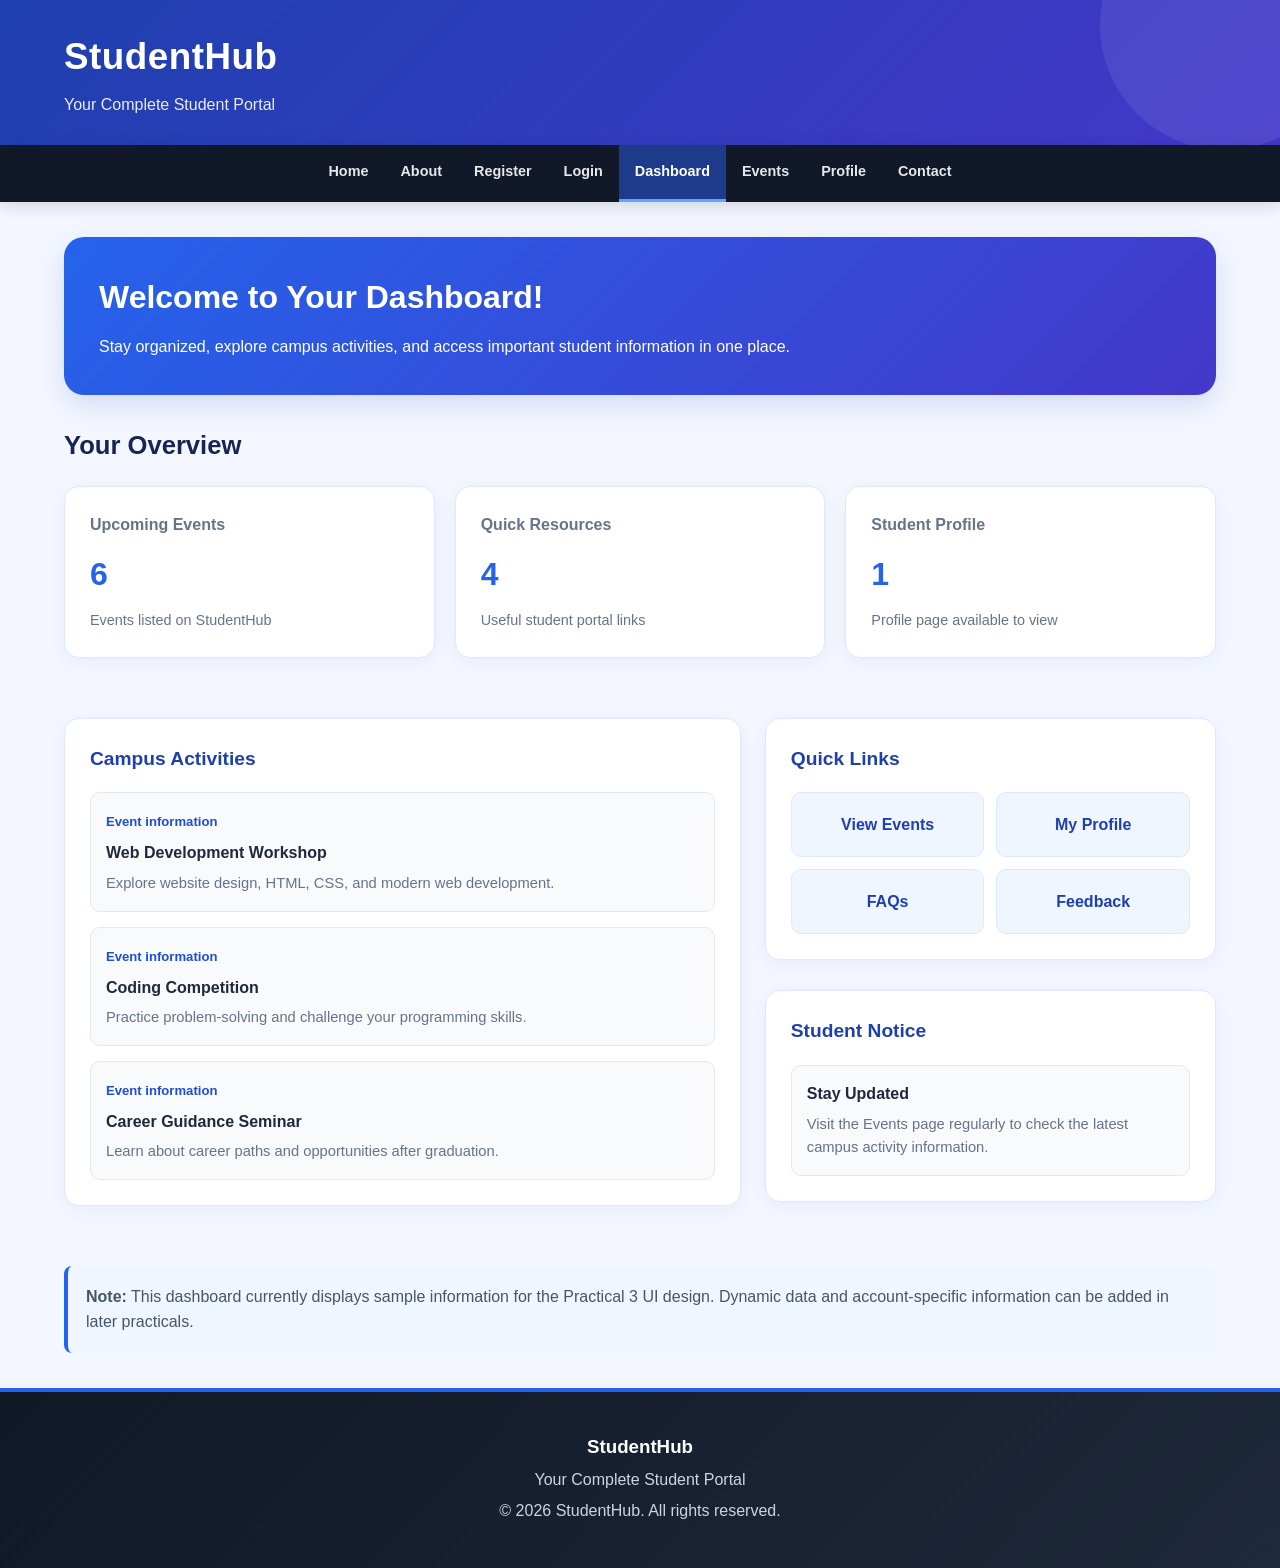
<file: pages/dashboard.html>
<!DOCTYPE html>
<html lang="en">
<head>
    <meta charset="UTF-8">
    <meta name="viewport" content="width=device-width, initial-scale=1.0">
    <meta name="description" content="StudentHub dashboard for student activities, events and notices.">
    <title>Dashboard - StudentHub</title>

    <link rel="stylesheet" href="../css/style.css">

    <style>
        /* Dashboard layout */
        .dashboard-intro {
            margin: 35px 0 25px;
            padding: 35px;
            color: white;
            background: linear-gradient(135deg, #2563eb, #4338ca);
            border-radius: 20px;
            box-shadow: 0 10px 28px rgba(30, 64, 175, 0.15);
        }

        .dashboard-intro h2 {
            margin-bottom: 10px;
            font-size: 2rem;
        }

        .dashboard-intro p {
            line-height: 1.7;
        }

        .dashboard-section {
            margin: 30px 0;
        }

        .dashboard-section > h2 {
            color: #172554;
            margin-bottom: 20px;
            font-size: 1.6rem;
        }

        /* Summary cards */
        .stats-grid {
            display: grid;
            grid-template-columns: repeat(3, minmax(0, 1fr));
            gap: 20px;
        }

        .stat-card {
            padding: 25px;
            background: white;
            border: 1px solid #e0e7ff;
            border-radius: 15px;
            box-shadow: 0 5px 18px rgba(30, 64, 175, 0.06);
            transition: transform 0.3s ease, box-shadow 0.3s ease;
        }

        .stat-card:hover {
            transform: translateY(-4px);
            box-shadow: 0 10px 24px rgba(30, 64, 175, 0.12);
        }

        .stat-card h3 {
            color: #64748b;
            font-size: 1rem;
            margin-bottom: 12px;
        }

        .stat-number {
            color: #2563eb;
            font-size: 2rem;
            font-weight: bold;
        }

        .stat-card p {
            margin-top: 8px;
            color: #64748b;
            font-size: 0.9rem;
        }

        /* Main dashboard columns */
        .dashboard-grid {
            display: grid;
            grid-template-columns: minmax(0, 1.5fr) minmax(0, 1fr);
            gap: 24px;
            align-items: start;
        }

        .dashboard-card {
            min-width: 0;
            padding: 25px;
            background: white;
            border: 1px solid #e0e7ff;
            border-radius: 15px;
            box-shadow: 0 5px 18px rgba(30, 64, 175, 0.06);
        }

        .dashboard-card h3 {
            color: #1e40af;
            margin-bottom: 18px;
            font-size: 1.2rem;
        }

        /* Event and notice lists */
        .activity-list {
            display: flex;
            flex-direction: column;
            gap: 15px;
        }

        .activity-item {
            padding: 15px;
            background: #f8fafc;
            border: 1px solid #e2e8f0;
            border-radius: 10px;
        }

        .activity-item h4 {
            color: #1e293b;
            margin-bottom: 6px;
        }

        .activity-item p {
            color: #64748b;
            font-size: 0.92rem;
            line-height: 1.6;
        }

        .activity-date {
            display: inline-block;
            margin-bottom: 8px;
            color: #1d4ed8;
            font-size: 0.82rem;
            font-weight: bold;
        }

        /* Quick links */
        .quick-links {
            display: grid;
            grid-template-columns: repeat(2, minmax(0, 1fr));
            gap: 12px;
        }

        .quick-link {
            display: flex;
            align-items: center;
            justify-content: center;
            min-height: 65px;
            padding: 14px;
            text-align: center;
            text-decoration: none;
            color: #1e40af;
            background: #eff6ff;
            border: 1px solid #dbeafe;
            border-radius: 10px;
            font-weight: 600;
            transition: background 0.2s ease, color 0.2s ease;
        }

        .quick-link:hover {
            color: white;
            background: #2563eb;
        }

        .dashboard-footer-note {
            margin: 30px 0;
            padding: 18px;
            color: #475569;
            background: #eff6ff;
            border-left: 4px solid #2563eb;
            border-radius: 8px;
            line-height: 1.6;
        }

        /* Tablet */
        @media (max-width: 900px) {
            .stats-grid {
                grid-template-columns: repeat(2, minmax(0, 1fr));
            }

            .dashboard-grid {
                grid-template-columns: minmax(0, 1fr);
            }

            .dashboard-intro {
                padding: 28px;
            }
        }

        /* Mobile */
        @media (max-width: 600px) {
            .dashboard-intro {
                margin: 25px 0;
                padding: 25px 20px;
                border-radius: 16px;
            }

            .dashboard-intro h2 {
                font-size: 1.65rem;
            }

            .dashboard-section {
                margin: 25px 0;
            }

            .dashboard-section > h2 {
                font-size: 1.4rem;
            }

            .stats-grid {
                grid-template-columns: minmax(0, 1fr);
                gap: 15px;
            }

            .stat-card {
                padding: 20px;
            }

            .dashboard-card {
                padding: 20px;
            }

            .quick-links {
                grid-template-columns: minmax(0, 1fr);
            }
        }

        /* Extra-small mobile */
        @media (max-width: 380px) {
            .dashboard-intro {
                padding: 22px 16px;
            }

            .dashboard-intro h2 {
                font-size: 1.45rem;
            }

            .stat-card,
            .dashboard-card {
                padding: 17px;
            }
        }

        /* Keyboard accessibility */
        .quick-link:focus-visible {
            outline: 3px solid #f59e0b;
            outline-offset: 3px;
        }

        /* Reduced motion accessibility */
        @media (prefers-reduced-motion: reduce) {
            .stat-card,
            .quick-link {
                transition: none;
            }

            .stat-card:hover {
                transform: none;
            }
        }
    </style>
</head>

<body>

    <header class="site-header">
        <div class="header-content">
            <div>
                <h1>StudentHub</h1>
                <p>Your Complete Student Portal</p>
            </div>
        </div>
    </header>

    <nav class="navbar" aria-label="Main navigation">
        <div class="nav-container">
            <a href="index.html">Home</a>
            <a href="about.html">About</a>
            <a href="register.html">Register</a>
            <a href="login.html">Login</a>
            <a href="dashboard.html" class="active" aria-current="page">Dashboard</a>
            <a href="events.html">Events</a>
            <a href="profile.html">Profile</a>
            <a href="contact.html">Contact</a>
        </div>
    </nav>

    <main class="container">

        <!-- Welcome section -->
        <section class="dashboard-intro" aria-labelledby="welcome-heading">
            <h2 id="welcome-heading">Welcome to Your Dashboard!</h2>
            <p>
                Stay organized, explore campus activities, and access
                important student information in one place.
            </p>
        </section>

        <!-- Student summary -->
        <section class="dashboard-section" aria-labelledby="overview-heading">
            <h2 id="overview-heading">Your Overview</h2>

            <div class="stats-grid">
                <article class="stat-card">
                    <h3>Upcoming Events</h3>
                    <div class="stat-number">6</div>
                    <p>Events listed on StudentHub</p>
                </article>

                <article class="stat-card">
                    <h3>Quick Resources</h3>
                    <div class="stat-number">4</div>
                    <p>Useful student portal links</p>
                </article>

                <article class="stat-card">
                    <h3>Student Profile</h3>
                    <div class="stat-number">1</div>
                    <p>Profile page available to view</p>
                </article>
            </div>
        </section>

        <!-- Events and quick links -->
        <div class="dashboard-grid">

            <section class="dashboard-section" aria-labelledby="events-heading">
                <div class="dashboard-card">
                    <h3 id="events-heading">Campus Activities</h3>

                    <div class="activity-list">
                        <article class="activity-item">
                            <span class="activity-date">Event information</span>
                            <h4>Web Development Workshop</h4>
                            <p>
                                Explore website design, HTML, CSS, and
                                modern web development.
                            </p>
                        </article>

                        <article class="activity-item">
                            <span class="activity-date">Event information</span>
                            <h4>Coding Competition</h4>
                            <p>
                                Practice problem-solving and challenge
                                your programming skills.
                            </p>
                        </article>

                        <article class="activity-item">
                            <span class="activity-date">Event information</span>
                            <h4>Career Guidance Seminar</h4>
                            <p>
                                Learn about career paths and opportunities
                                after graduation.
                            </p>
                        </article>
                    </div>
                </div>
            </section>

            <div>
                <section class="dashboard-section" aria-labelledby="links-heading">
                    <div class="dashboard-card">
                        <h3 id="links-heading">Quick Links</h3>

                        <div class="quick-links">
                            <a href="events.html" class="quick-link">
                                View Events
                            </a>

                            <a href="profile.html" class="quick-link">
                                My Profile
                            </a>

                            <a href="faq.html" class="quick-link">
                                FAQs
                            </a>

                            <a href="feedback.html" class="quick-link">
                                Feedback
                            </a>
                        </div>
                    </div>
                </section>

                <section class="dashboard-section" aria-labelledby="notice-heading">
                    <div class="dashboard-card">
                        <h3 id="notice-heading">Student Notice</h3>

                        <div class="activity-item">
                            <h4>Stay Updated</h4>
                            <p>
                                Visit the Events page regularly to check
                                the latest campus activity information.
                            </p>
                        </div>
                    </div>
                </section>
            </div>

        </div>

        <aside class="dashboard-footer-note">
            <strong>Note:</strong> This dashboard currently displays
            sample information for the Practical 3 UI design. Dynamic
            data and account-specific information can be added in later
            practicals.
        </aside>

    </main>

    <footer class="site-footer">
        <div class="container">
            <h3>StudentHub</h3>
            <p>Your Complete Student Portal</p>
            <p>&copy; 2026 StudentHub. All rights reserved.</p>
        </div>
    </footer>

</body>
</html>
</file>
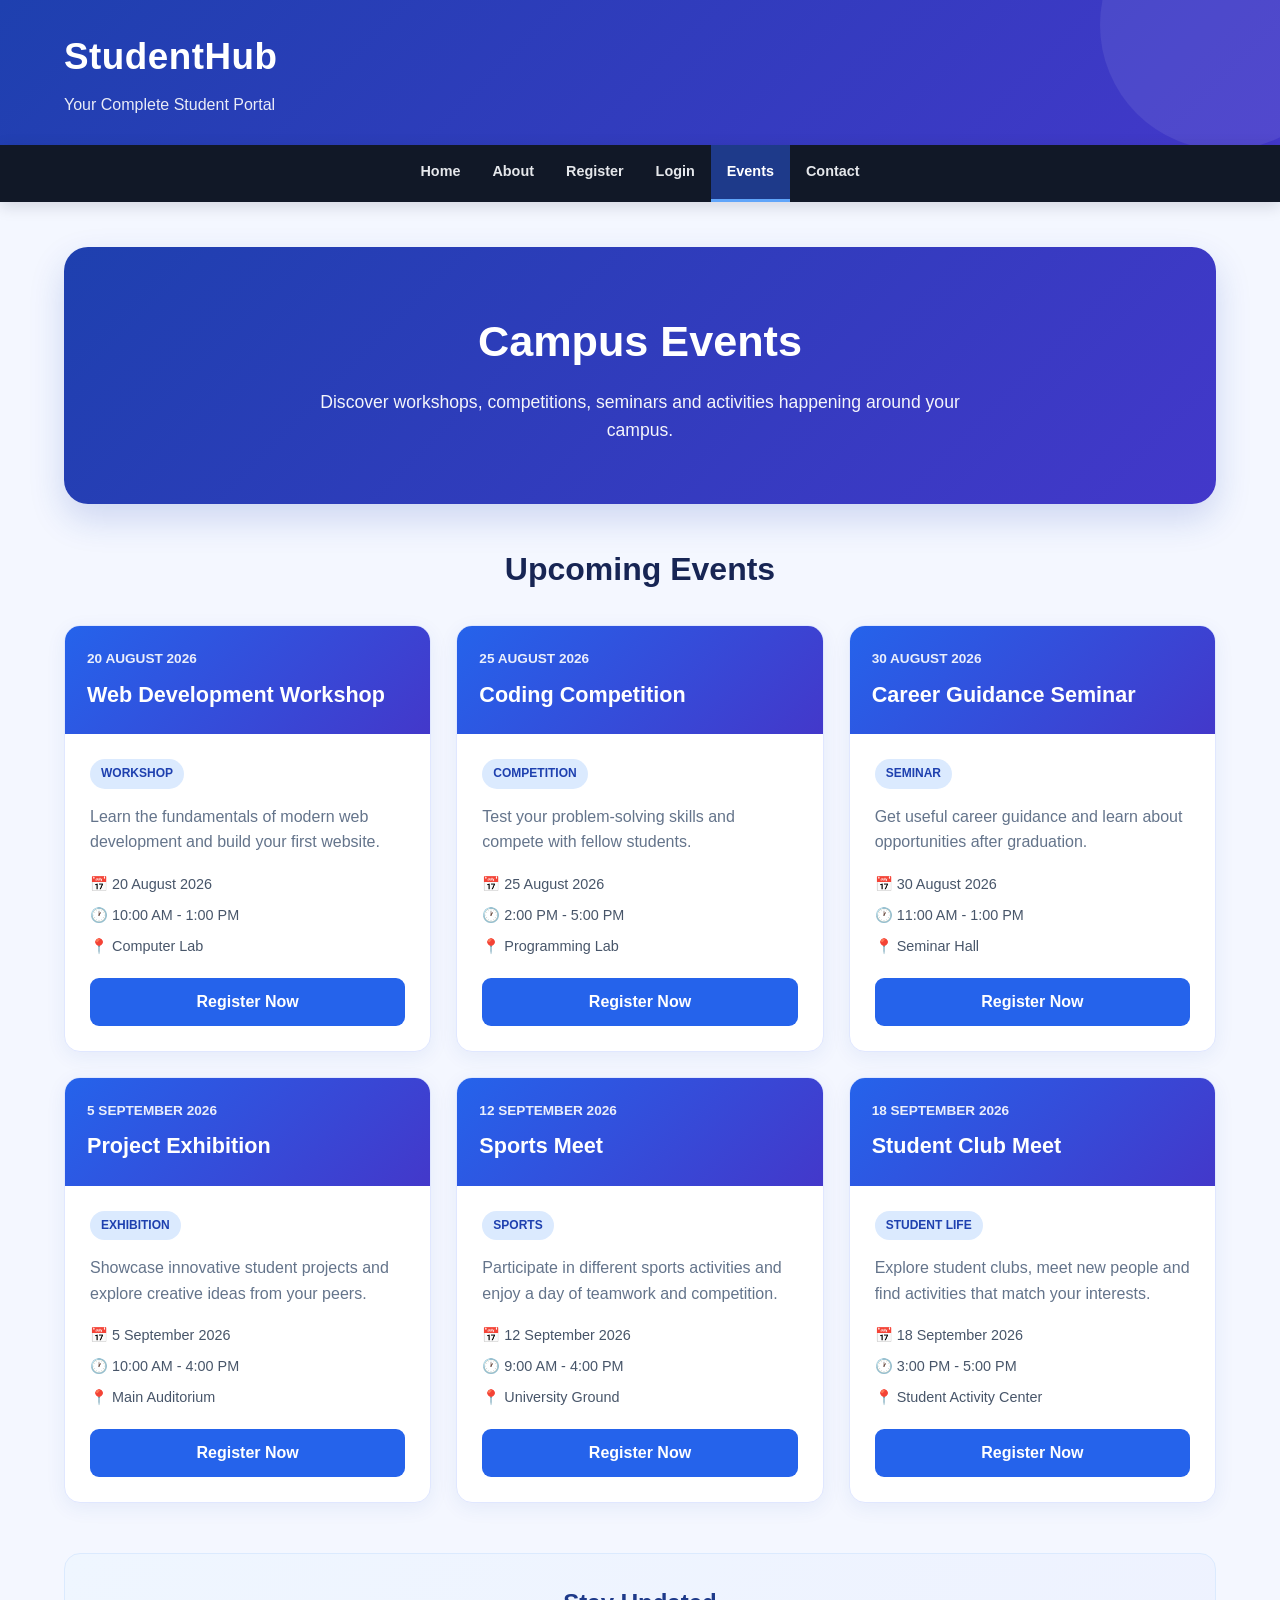
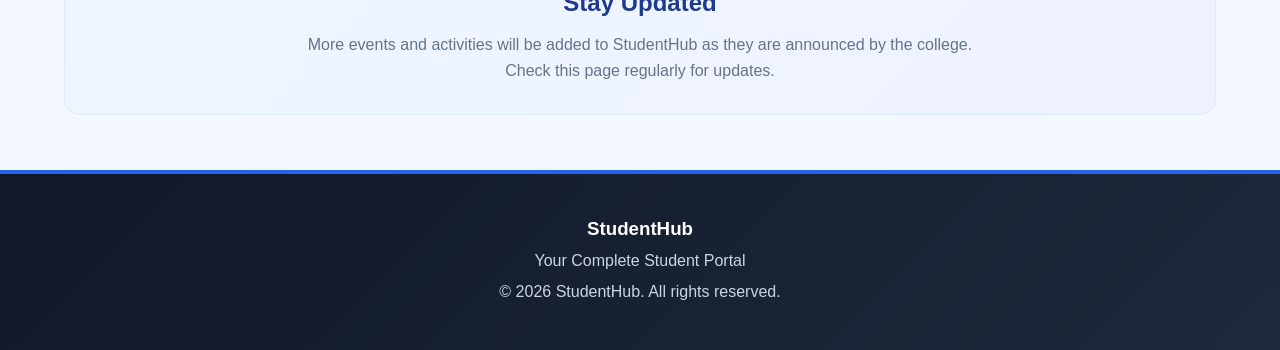
<file: pages/events.html>
<!DOCTYPE html>
<html lang="en">
<head>
    <meta charset="UTF-8">
    <meta name="viewport" content="width=device-width, initial-scale=1.0">
    <title>Events - StudentHub</title>
    <link rel="stylesheet" href="../css/style.css">

    <style>
        .events-hero {
            margin: 45px 0 35px;
            padding: 60px 30px;
            background: linear-gradient(135deg, #1e40af, #4338ca);
            color: white;
            text-align: center;
            border-radius: 24px;
            box-shadow: 0 15px 35px rgba(30, 64, 175, 0.18);
        }

        .events-hero h2 {
            font-size: 2.7rem;
            margin-bottom: 12px;
        }

        .events-hero p {
            max-width: 700px;
            margin: auto;
            font-size: 1.1rem;
            opacity: 0.95;
        }

        .events-section {
            margin: 40px 0 55px;
        }

        .events-section > h2 {
            text-align: center;
            color: #172554;
            font-size: 2rem;
            margin-bottom: 30px;
        }

        .events-grid {
            display: grid;
            grid-template-columns: repeat(3, 1fr);
            gap: 25px;
        }

        .event-card {
            background: white;
            border-radius: 16px;
            overflow: hidden;
            border: 1px solid #e0e7ff;
            box-shadow: 0 5px 20px rgba(30, 64, 175, 0.07);
            transition: all 0.3s ease;
        }

        .event-card:hover {
            transform: translateY(-7px);
            box-shadow: 0 15px 30px rgba(30, 64, 175, 0.13);
            border-color: #bfdbfe;
        }

        .event-top {
            background: linear-gradient(135deg, #2563eb, #4338ca);
            color: white;
            padding: 22px;
        }

        .event-date {
            font-size: 0.85rem;
            font-weight: bold;
            opacity: 0.9;
            margin-bottom: 8px;
        }

        .event-top h3 {
            font-size: 1.35rem;
        }

        .event-content {
            padding: 25px;
        }

        .event-content p {
            color: #64748b;
            margin-bottom: 18px;
        }

        .event-info {
            display: flex;
            flex-direction: column;
            gap: 8px;
            margin-bottom: 20px;
            color: #475569;
            font-size: 0.9rem;
        }

        .event-tag {
            display: inline-block;
            background: #dbeafe;
            color: #1e40af;
            padding: 5px 11px;
            border-radius: 20px;
            font-size: 0.75rem;
            font-weight: bold;
            margin-bottom: 15px;
        }

        .event-button {
            display: inline-block;
            width: 100%;
            padding: 11px;
            text-align: center;
            text-decoration: none;
            border-radius: 9px;
            background: #2563eb;
            color: white;
            font-weight: bold;
            transition: all 0.3s ease;
        }

        .event-button:hover {
            background: #1e40af;
            transform: translateY(-2px);
        }

        .past-events {
            margin-top: 50px;
        }

        .past-events-card {
            background: linear-gradient(135deg, #eff6ff, #eef2ff);
            border: 1px solid #dbeafe;
            border-radius: 16px;
            padding: 30px;
            text-align: center;
        }

        .past-events-card h2 {
            color: #1e3a8a;
            margin-bottom: 10px;
        }

        .past-events-card p {
            color: #64748b;
            max-width: 700px;
            margin: auto;
        }

        
/* ---------- Practical 3: Responsive Design ---------- */

/* Tablet screens */
@media (max-width: 900px) {
    .events-grid {
        grid-template-columns: repeat(2, minmax(0, 1fr));
        gap: 20px;
    }

    .events-hero h2 {
        font-size: 2.3rem;
    }

    .event-content {
        padding: 22px;
    }
}

/* Mobile screens */
@media (max-width: 600px) {
    .events-hero {
        margin: 25px 0;
        padding: 40px 18px;
        border-radius: 16px;
    }

    .events-hero h2 {
        font-size: clamp(1.7rem, 7vw, 2rem);
    }

    .events-hero p {
        font-size: 1rem;
        line-height: 1.6;
    }

    .events-section {
        margin: 30px 0 40px;
    }

    .events-section > h2 {
        font-size: 1.7rem;
        margin-bottom: 22px;
    }

    .events-grid {
        grid-template-columns: minmax(0, 1fr);
        gap: 18px;
    }

    .event-top {
        padding: 20px;
    }

    .event-top h3 {
        font-size: 1.25rem;
    }

    .event-content {
        padding: 20px;
    }

    .event-info {
        font-size: 0.9rem;
        overflow-wrap: anywhere;
    }

    .past-events-card {
        padding: 24px 18px;
    }
}

/* Extra-small mobile screens */
@media (max-width: 380px) {
    .events-hero {
        padding: 32px 14px;
    }

    .event-top,
    .event-content {
        padding: 16px;
    }

    .event-top h3 {
        font-size: 1.1rem;
    }

    .event-date {
        font-size: 0.78rem;
    }

    .past-events-card {
        padding: 20px 14px;
    }
}

/* Accessibility: respect reduced-motion preferences */
@media (prefers-reduced-motion: reduce) {
    .event-card,
    .event-button {
        transition: none;
    }

    .event-card:hover,
    .event-button:hover {
        transform: none;
    }
}

    </style>
</head>

<body>

    <header class="site-header">
        <div class="header-content">
            <div>
                <h1>StudentHub</h1>
                <p>Your Complete Student Portal</p>
            </div>
        </div>
    </header>

    <nav class="navbar">
        <div class="nav-container">
            <a href="index.html">Home</a>
            <a href="about.html">About</a>
            <a href="register.html">Register</a>
            <a href="login.html">Login</a>
            <a href="events.html" class="active">Events</a>
            <a href="contact.html">Contact</a>
        </div>
    </nav>

    <main class="container">

        <section class="events-hero">
            <h2>Campus Events</h2>
            <p>
                Discover workshops, competitions, seminars and
                activities happening around your campus.
            </p>
        </section>

        <section class="events-section">

            <h2>Upcoming Events</h2>

            <div class="events-grid">

                <article class="event-card">
                    <div class="event-top">
                        <div class="event-date">20 AUGUST 2026</div>
                        <h3>Web Development Workshop</h3>
                    </div>

                    <div class="event-content">
                        <span class="event-tag">WORKSHOP</span>

                        <p>
                            Learn the fundamentals of modern web
                            development and build your first website.
                        </p>

                        <div class="event-info">
                            <span>📅 20 August 2026</span>
                            <span>🕐 10:00 AM - 1:00 PM</span>
                            <span>📍 Computer Lab</span>
                        </div>

                        <a href="register.html" class="event-button">
                            Register Now
                        </a>
                    </div>
                </article>

                <article class="event-card">
                    <div class="event-top">
                        <div class="event-date">25 AUGUST 2026</div>
                        <h3>Coding Competition</h3>
                    </div>

                    <div class="event-content">
                        <span class="event-tag">COMPETITION</span>

                        <p>
                            Test your problem-solving skills and
                            compete with fellow students.
                        </p>

                        <div class="event-info">
                            <span>📅 25 August 2026</span>
                            <span>🕐 2:00 PM - 5:00 PM</span>
                            <span>📍 Programming Lab</span>
                        </div>

                        <a href="register.html" class="event-button">
                            Register Now
                        </a>
                    </div>
                </article>

                <article class="event-card">
                    <div class="event-top">
                        <div class="event-date">30 AUGUST 2026</div>
                        <h3>Career Guidance Seminar</h3>
                    </div>

                    <div class="event-content">
                        <span class="event-tag">SEMINAR</span>

                        <p>
                            Get useful career guidance and learn about
                            opportunities after graduation.
                        </p>

                        <div class="event-info">
                            <span>📅 30 August 2026</span>
                            <span>🕐 11:00 AM - 1:00 PM</span>
                            <span>📍 Seminar Hall</span>
                        </div>

                        <a href="register.html" class="event-button">
                            Register Now
                        </a>
                    </div>
                </article>

                <article class="event-card">
                    <div class="event-top">
                        <div class="event-date">5 SEPTEMBER 2026</div>
                        <h3>Project Exhibition</h3>
                    </div>

                    <div class="event-content">
                        <span class="event-tag">EXHIBITION</span>

                        <p>
                            Showcase innovative student projects and
                            explore creative ideas from your peers.
                        </p>

                        <div class="event-info">
                            <span>📅 5 September 2026</span>
                            <span>🕐 10:00 AM - 4:00 PM</span>
                            <span>📍 Main Auditorium</span>
                        </div>

                        <a href="register.html" class="event-button">
                            Register Now
                        </a>
                    </div>
                </article>

                <article class="event-card">
                    <div class="event-top">
                        <div class="event-date">12 SEPTEMBER 2026</div>
                        <h3>Sports Meet</h3>
                    </div>

                    <div class="event-content">
                        <span class="event-tag">SPORTS</span>

                        <p>
                            Participate in different sports activities
                            and enjoy a day of teamwork and competition.
                        </p>

                        <div class="event-info">
                            <span>📅 12 September 2026</span>
                            <span>🕐 9:00 AM - 4:00 PM</span>
                            <span>📍 University Ground</span>
                        </div>

                        <a href="register.html" class="event-button">
                            Register Now
                        </a>
                    </div>
                </article>

                <article class="event-card">
                    <div class="event-top">
                        <div class="event-date">18 SEPTEMBER 2026</div>
                        <h3>Student Club Meet</h3>
                    </div>

                    <div class="event-content">
                        <span class="event-tag">STUDENT LIFE</span>

                        <p>
                            Explore student clubs, meet new people and
                            find activities that match your interests.
                        </p>

                        <div class="event-info">
                            <span>📅 18 September 2026</span>
                            <span>🕐 3:00 PM - 5:00 PM</span>
                            <span>📍 Student Activity Center</span>
                        </div>

                        <a href="register.html" class="event-button">
                            Register Now
                        </a>
                    </div>
                </article>

            </div>

            <div class="past-events">
                <div class="past-events-card">
                    <h2>Stay Updated</h2>
                    <p>
                        More events and activities will be added to
                        StudentHub as they are announced by the college.
                        Check this page regularly for updates.
                    </p>
                </div>
            </div>

        </section>

    </main>

    <footer class="site-footer">
        <div class="container">
            <h3>StudentHub</h3>
            <p>Your Complete Student Portal</p>
            <p>© 2026 StudentHub. All rights reserved.</p>
        </div>
    </footer>

</body>
</html>
</file>
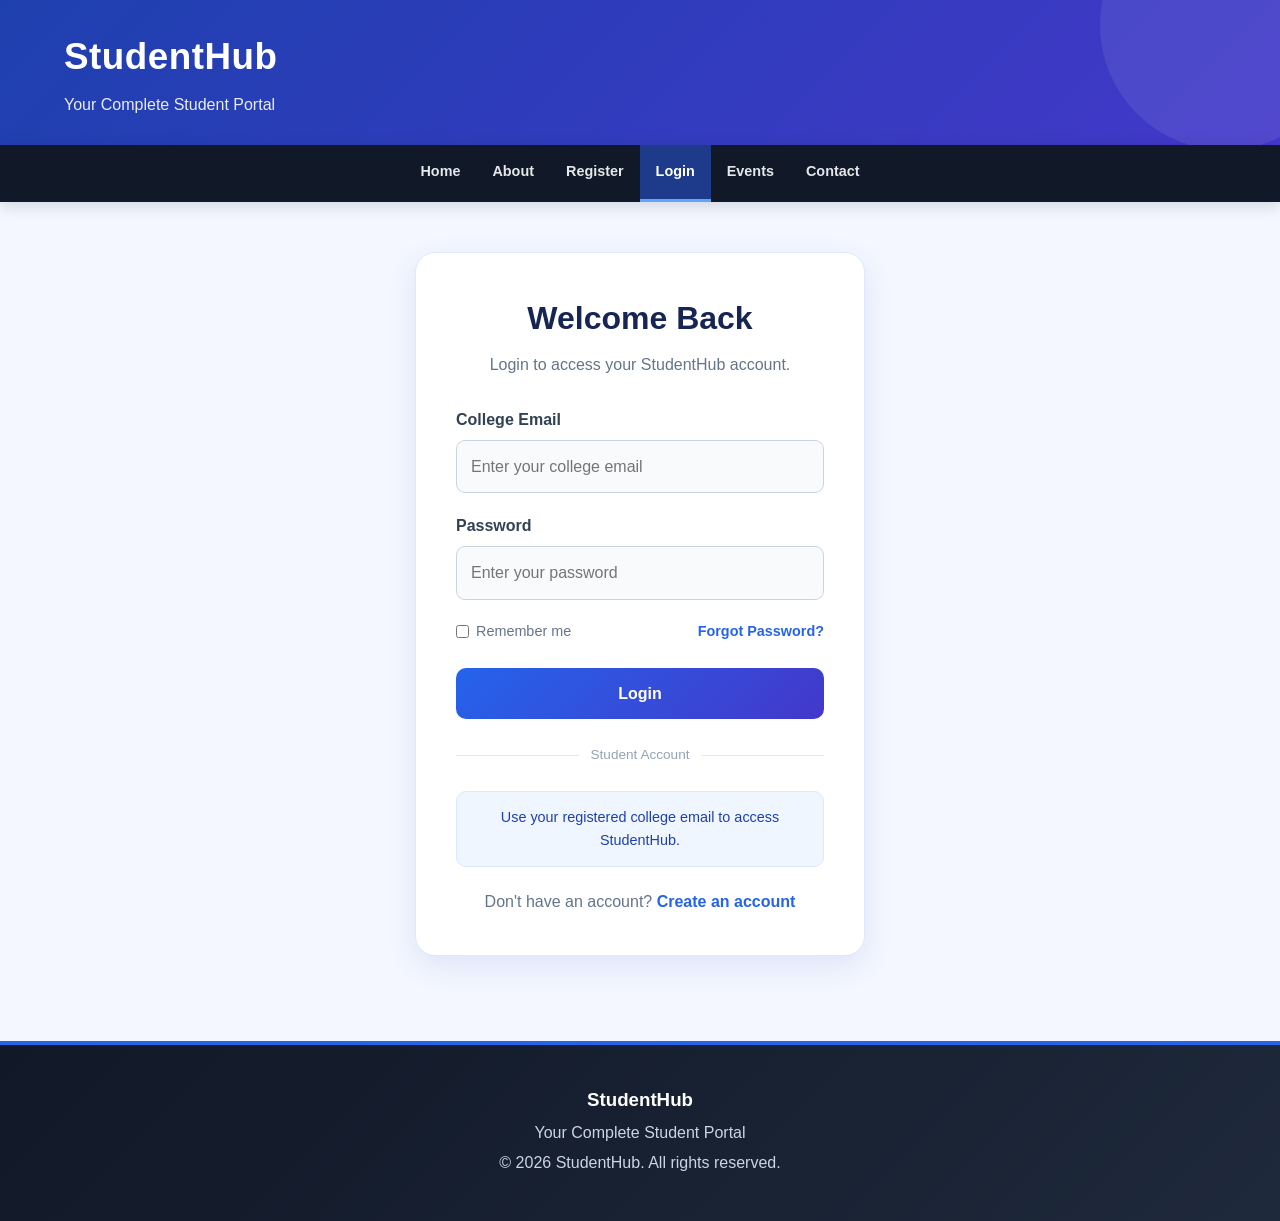
<file: pages/login.html>
<!DOCTYPE html>
<html lang="en">
<head>
    <meta charset="UTF-8">
    <meta name="viewport" content="width=device-width, initial-scale=1.0">
    <title>Login - StudentHub</title>
    <link rel="stylesheet" href="../css/style.css">

    <style>
        .login-section {
            min-height: 75vh;
            display: flex;
            align-items: center;
            justify-content: center;
            padding: 50px 0;
        }

        .login-card {
            width: 100%;
            max-width: 450px;
            background: white;
            padding: 40px;
            border-radius: 20px;
            border: 1px solid #e0e7ff;
            box-shadow: 0 10px 30px rgba(30, 64, 175, 0.10);
        }

        .login-header {
            text-align: center;
            margin-bottom: 30px;
        }

        .login-header h2 {
            color: #172554;
            font-size: 2rem;
            margin-bottom: 8px;
        }

        .login-header p {
            color: #64748b;
        }

        .form-group {
            margin-bottom: 20px;
        }

        .form-group label {
            display: block;
            margin-bottom: 7px;
            color: #334155;
            font-weight: 600;
        }

        .form-group input {
            width: 100%;
            padding: 13px 14px;
            border: 1px solid #cbd5e1;
            border-radius: 9px;
            font-size: 1rem;
            color: #334155;
            background: #f8fafc;
            outline: none;
            transition: all 0.3s ease;
        }

        .form-group input:focus {
            border-color: #2563eb;
            background: white;
            box-shadow: 0 0 0 3px rgba(37, 99, 235, 0.10);
        }

        .login-options {
            display: flex;
            justify-content: space-between;
            align-items: center;
            margin-bottom: 25px;
            font-size: 0.9rem;
        }

        .remember-me {
            display: flex;
            align-items: center;
            gap: 7px;
            color: #64748b;
        }

        .remember-me input {
            accent-color: #2563eb;
        }

        .forgot-password {
            color: #2563eb;
            text-decoration: none;
            font-weight: 600;
        }

        .forgot-password:hover {
            color: #4338ca;
            text-decoration: underline;
        }

        .login-button {
            width: 100%;
            padding: 13px;
            border: none;
            border-radius: 10px;
            background: linear-gradient(135deg, #2563eb, #4338ca);
            color: white;
            font-size: 1rem;
            font-weight: bold;
            cursor: pointer;
            transition: all 0.3s ease;
        }

        .login-button:hover {
            transform: translateY(-2px);
            box-shadow: 0 8px 20px rgba(37, 99, 235, 0.20);
        }

        .register-link {
            text-align: center;
            margin-top: 22px;
            color: #64748b;
        }

        .register-link a {
            color: #2563eb;
            font-weight: bold;
            text-decoration: none;
        }

        .register-link a:hover {
            color: #4338ca;
            text-decoration: underline;
        }

        .login-divider {
            display: flex;
            align-items: center;
            gap: 12px;
            margin: 25px 0;
            color: #94a3b8;
            font-size: 0.85rem;
        }

        .login-divider::before,
        .login-divider::after {
            content: "";
            flex: 1;
            height: 1px;
            background: #e2e8f0;
        }

        .student-note {
            padding: 14px;
            background: #eff6ff;
            border: 1px solid #dbeafe;
            border-radius: 10px;
            color: #1e40af;
            text-align: center;
            font-size: 0.9rem;
        }

        @media (max-width: 600px) {
            .login-section {
                padding: 30px 0;
            }

            .login-card {
                padding: 28px 20px;
                border-radius: 16px;
            }

            .login-header h2 {
                font-size: 1.7rem;
            }

            .login-options {
                flex-direction: column;
                align-items: flex-start;
                gap: 10px;
            }
        }
    </style>
</head>

<body>

    <header class="site-header">
        <div class="header-content">
            <div>
                <h1>StudentHub</h1>
                <p>Your Complete Student Portal</p>
            </div>
        </div>
    </header>

    <nav class="navbar">
        <div class="nav-container">
            <a href="index.html">Home</a>
            <a href="about.html">About</a>
            <a href="register.html">Register</a>
            <a href="login.html" class="active">Login</a>
            <a href="events.html">Events</a>
            <a href="contact.html">Contact</a>
        </div>
    </nav>

    <main class="container">

        <section class="login-section">

            <div class="login-card">

                <div class="login-header">
                    <h2>Welcome Back</h2>
                    <p>Login to access your StudentHub account.</p>
                </div>

                <form action="#" method="post">

                    <div class="form-group">
                        <label for="email">College Email</label>
                        <input
                            type="email"
                            id="email"
                            name="email"
                            placeholder="Enter your college email"
                            required
                        >
                    </div>

                    <div class="form-group">
                        <label for="password">Password</label>
                        <input
                            type="password"
                            id="password"
                            name="password"
                            placeholder="Enter your password"
                            required
                        >
                    </div>

                    <div class="login-options">
                        <label class="remember-me">
                            <input type="checkbox" name="remember">
                            Remember me
                        </label>

                        <a href="#" class="forgot-password">
                            Forgot Password?
                        </a>
                    </div>

                    <button type="submit" class="login-button">
                        Login
                    </button>

                </form>

                <div class="login-divider">
                    <span>Student Account</span>
                </div>

                <div class="student-note">
                    Use your registered college email to access StudentHub.
                </div>

                <p class="register-link">
                    Don't have an account?
                    <a href="register.html">Create an account</a>
                </p>

            </div>

        </section>

    </main>

    <footer class="site-footer">
        <div class="container">
            <h3>StudentHub</h3>
            <p>Your Complete Student Portal</p>
            <p>© 2026 StudentHub. All rights reserved.</p>
        </div>
    </footer>

</body>
</html>
</file>
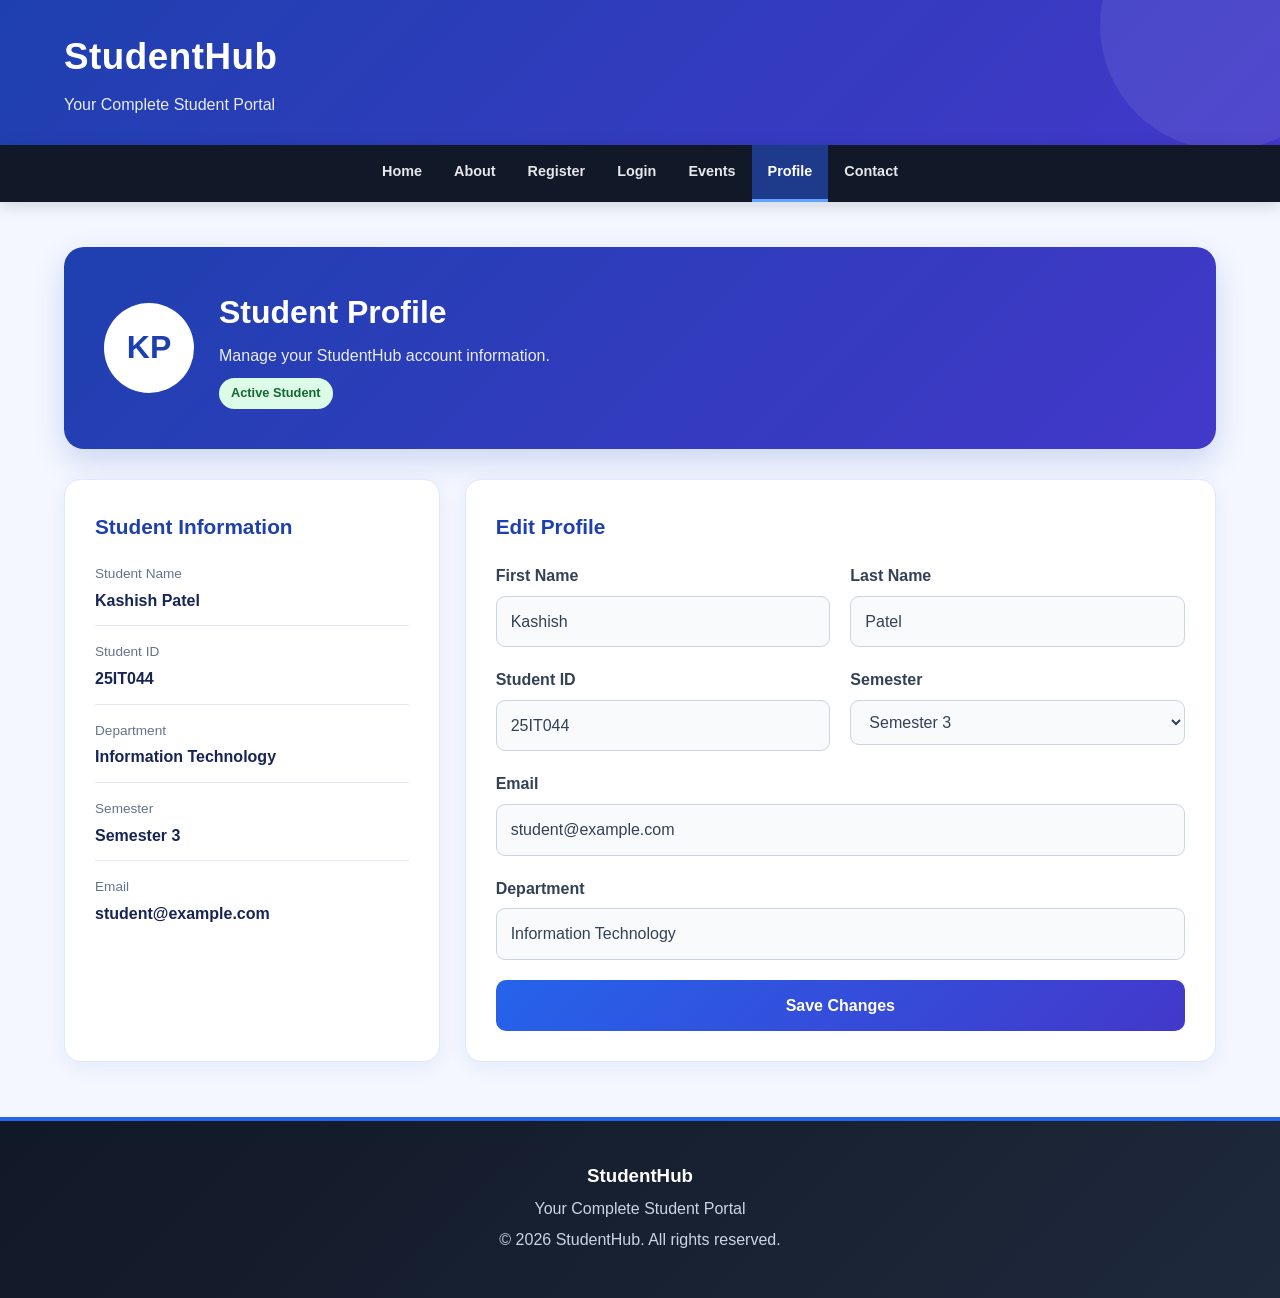
<file: pages/profile.html>
<!DOCTYPE html>
<html lang="en">
<head>
    <meta charset="UTF-8">
    <meta name="viewport" content="width=device-width, initial-scale=1.0">
    <title>Profile - StudentHub</title>
    <link rel="stylesheet" href="../css/style.css">

    <style>
        .profile-section {
            margin: 45px 0 55px;
        }

        .profile-header {
            background: linear-gradient(135deg, #1e40af, #4338ca);
            color: white;
            padding: 40px;
            border-radius: 20px;
            display: flex;
            align-items: center;
            gap: 25px;
            margin-bottom: 30px;
            box-shadow: 0 12px 30px rgba(30, 64, 175, 0.18);
        }

        .profile-avatar {
            width: 90px;
            height: 90px;
            border-radius: 50%;
            background: white;
            color: #1e40af;
            display: flex;
            align-items: center;
            justify-content: center;
            font-size: 2rem;
            font-weight: bold;
            flex-shrink: 0;
        }

        .profile-header h2 {
            font-size: 2rem;
            margin-bottom: 5px;
        }

        .profile-header p {
            opacity: 0.9;
        }

        .profile-grid {
            display: grid;
            grid-template-columns: 1fr 2fr;
            gap: 25px;
        }

        .profile-card {
            background: white;
            padding: 30px;
            border-radius: 16px;
            border: 1px solid #e0e7ff;
            box-shadow: 0 5px 20px rgba(30, 64, 175, 0.07);
        }

        .profile-card h3 {
            color: #1e40af;
            margin-bottom: 20px;
            font-size: 1.3rem;
        }

        .profile-info {
            display: flex;
            flex-direction: column;
            gap: 15px;
        }

        .info-item {
            padding-bottom: 12px;
            border-bottom: 1px solid #e2e8f0;
        }

        .info-item:last-child {
            border-bottom: none;
        }

        .info-label {
            display: block;
            color: #64748b;
            font-size: 0.85rem;
            margin-bottom: 3px;
        }

        .info-value {
            color: #172554;
            font-weight: 600;
        }

        .profile-form {
            display: grid;
            grid-template-columns: repeat(2, 1fr);
            gap: 20px;
        }

        .form-group {
            display: flex;
            flex-direction: column;
        }

        .form-group.full-width {
            grid-column: 1 / -1;
        }

        .form-group label {
            color: #334155;
            font-weight: 600;
            margin-bottom: 7px;
        }

        .form-group input,
        .form-group select {
            padding: 12px 14px;
            border: 1px solid #cbd5e1;
            border-radius: 9px;
            background: #f8fafc;
            color: #334155;
            font-size: 1rem;
            outline: none;
            transition: all 0.3s ease;
        }

        .form-group input:focus,
        .form-group select:focus {
            border-color: #2563eb;
            background: white;
            box-shadow: 0 0 0 3px rgba(37, 99, 235, 0.10);
        }

        .save-button {
            grid-column: 1 / -1;
            padding: 13px;
            border: none;
            border-radius: 10px;
            background: linear-gradient(135deg, #2563eb, #4338ca);
            color: white;
            font-size: 1rem;
            font-weight: bold;
            cursor: pointer;
            transition: all 0.3s ease;
        }

        .save-button:hover {
            transform: translateY(-2px);
            box-shadow: 0 8px 20px rgba(37, 99, 235, 0.20);
        }

        .profile-status {
            display: inline-block;
            background: #dcfce7;
            color: #166534;
            padding: 5px 12px;
            border-radius: 20px;
            font-size: 0.8rem;
            font-weight: bold;
            margin-top: 10px;
        }

        @media (max-width: 900px) {
            .profile-grid {
                grid-template-columns: 1fr;
            }
        }

        @media (max-width: 600px) {
            .profile-section {
                margin: 25px 0 40px;
            }

            .profile-header {
                padding: 30px 20px;
                flex-direction: column;
                text-align: center;
            }

            .profile-header h2 {
                font-size: 1.7rem;
            }

            .profile-card {
                padding: 25px 20px;
            }

            .profile-form {
                grid-template-columns: 1fr;
            }

            .form-group.full-width {
                grid-column: auto;
            }

            .save-button {
                grid-column: auto;
            }
        }
    </style>
</head>

<body>

    <header class="site-header">
        <div class="header-content">
            <div>
                <h1>StudentHub</h1>
                <p>Your Complete Student Portal</p>
            </div>
        </div>
    </header>

    <nav class="navbar">
        <div class="nav-container">
            <a href="index.html">Home</a>
            <a href="about.html">About</a>
            <a href="register.html">Register</a>
            <a href="login.html">Login</a>
            <a href="events.html">Events</a>
            <a href="profile.html" class="active">Profile</a>
            <a href="contact.html">Contact</a>
        </div>
    </nav>

    <main class="container">

        <section class="profile-section">

            <div class="profile-header">
                <div class="profile-avatar">KP</div>

                <div>
                    <h2>Student Profile</h2>
                    <p>Manage your StudentHub account information.</p>
                    <span class="profile-status">Active Student</span>
                </div>
            </div>

            <div class="profile-grid">

                <div class="profile-card">
                    <h3>Student Information</h3>

                    <div class="profile-info">

                        <div class="info-item">
                            <span class="info-label">Student Name</span>
                            <span class="info-value">Kashish Patel</span>
                        </div>

                        <div class="info-item">
                            <span class="info-label">Student ID</span>
                            <span class="info-value">25IT044</span>
                        </div>

                        <div class="info-item">
                            <span class="info-label">Department</span>
                            <span class="info-value">Information Technology</span>
                        </div>

                        <div class="info-item">
                            <span class="info-label">Semester</span>
                            <span class="info-value">Semester 3</span>
                        </div>

                        <div class="info-item">
                            <span class="info-label">Email</span>
                            <span class="info-value">student@example.com</span>
                        </div>

                    </div>
                </div>

                <div class="profile-card">
                    <h3>Edit Profile</h3>

                    <form class="profile-form" action="#" method="post">

                        <div class="form-group">
                            <label for="firstName">First Name</label>
                            <input type="text" id="firstName" value="Kashish">
                        </div>

                        <div class="form-group">
                            <label for="lastName">Last Name</label>
                            <input type="text" id="lastName" value="Patel">
                        </div>

                        <div class="form-group">
                            <label for="studentId">Student ID</label>
                            <input type="text" id="studentId" value="25IT044">
                        </div>

                        <div class="form-group">
                            <label for="semester">Semester</label>
                            <select id="semester">
                                <option>Semester 1</option>
                                <option>Semester 2</option>
                                <option selected>Semester 3</option>
                                <option>Semester 4</option>
                                <option>Semester 5</option>
                                <option>Semester 6</option>
                                <option>Semester 7</option>
                                <option>Semester 8</option>
                            </select>
                        </div>

                        <div class="form-group full-width">
                            <label for="email">Email</label>
                            <input type="email" id="email" value="student@example.com">
                        </div>

                        <div class="form-group full-width">
                            <label for="department">Department</label>
                            <input type="text" id="department" value="Information Technology">
                        </div>

                        <button type="submit" class="save-button">
                            Save Changes
                        </button>

                    </form>
                </div>

            </div>

        </section>

    </main>

    <footer class="site-footer">
        <div class="container">
            <h3>StudentHub</h3>
            <p>Your Complete Student Portal</p>
            <p>© 2026 StudentHub. All rights reserved.</p>
        </div>
    </footer>

</body>
</html>
</file>
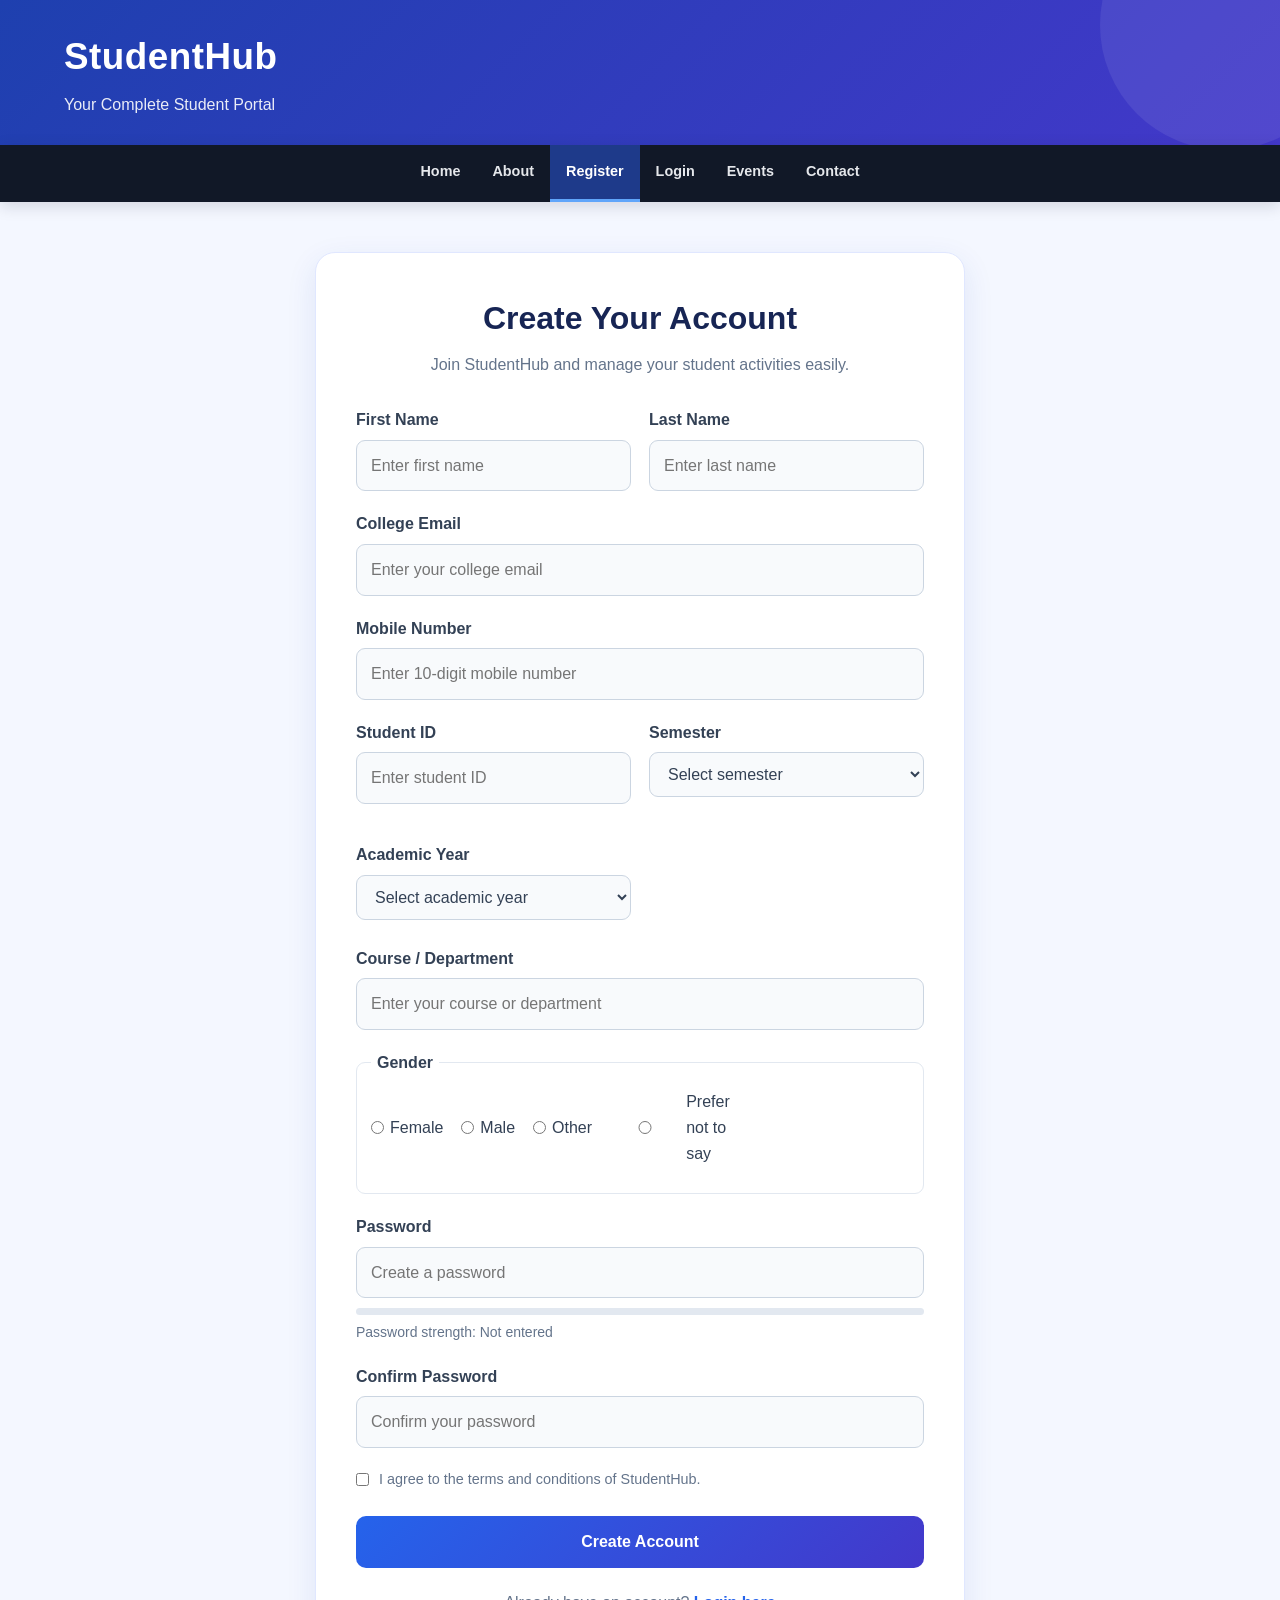
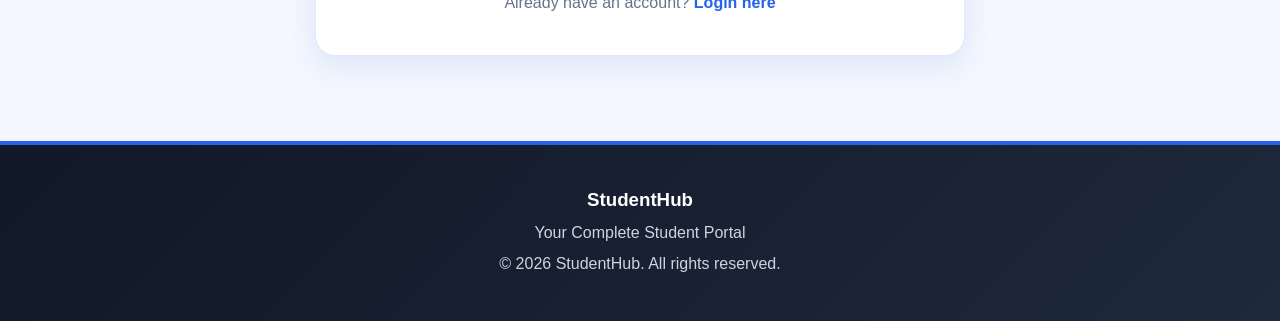
<file: pages/register.html>
<!DOCTYPE html>
<html lang="en">
<head>
    <meta charset="UTF-8">
    <meta name="viewport" content="width=device-width, initial-scale=1.0">
    <title>Register - StudentHub</title>
    <link rel="stylesheet" href="../css/style.css">

    <style>
        .register-section {
            min-height: 75vh;
            display: flex;
            align-items: center;
            justify-content: center;
            padding: 50px 0;
        }

        .register-card {
            width: 100%;
            max-width: 650px;
            background: white;
            padding: 40px;
            border-radius: 20px;
            border: 1px solid #e0e7ff;
            box-shadow: 0 10px 30px rgba(30, 64, 175, 0.10);
        }

        .register-header {
            text-align: center;
            margin-bottom: 30px;
        }

        .register-header h2 {
            color: #172554;
            font-size: 2rem;
            margin-bottom: 8px;
        }

        .register-header p {
            color: #64748b;
        }

        .form-group {
            margin-bottom: 20px;
        }

        .form-group label {
            display: block;
            margin-bottom: 7px;
            color: #334155;
            font-weight: 600;
        }

        .form-group input,
        .form-group select {
            width: 100%;
            padding: 12px 14px;
            border: 1px solid #cbd5e1;
            border-radius: 9px;
            font-size: 1rem;
            color: #334155;
            background: #f8fafc;
            outline: none;
            transition: all 0.3s ease;
        }

        .form-group input:focus,
        .form-group select:focus {
            border-color: #2563eb;
            background: white;
            box-shadow: 0 0 0 3px rgba(37, 99, 235, 0.10);
        }

        .form-row {
            display: grid;
            grid-template-columns: repeat(2, 1fr);
            gap: 18px;
        }

        .terms {
            display: flex;
            align-items: flex-start;
            gap: 10px;
            margin: 5px 0 25px;
            color: #64748b;
            font-size: 0.9rem;
        }

        .terms input {
            margin-top: 5px;
            accent-color: #2563eb;
        }

        .register-button {
            width: 100%;
            padding: 13px;
            border: none;
            border-radius: 10px;
            background: linear-gradient(135deg, #2563eb, #4338ca);
            color: white;
            font-size: 1rem;
            font-weight: bold;
            cursor: pointer;
            transition: all 0.3s ease;
        }

        .register-button:hover {
            transform: translateY(-2px);
            box-shadow: 0 8px 20px rgba(37, 99, 235, 0.20);
        }

        .login-link {
            text-align: center;
            margin-top: 22px;
            color: #64748b;
        }

        .login-link a {
            color: #2563eb;
            font-weight: bold;
            text-decoration: none;
        }

        .login-link a:hover {
            color: #4338ca;
            text-decoration: underline;
        }

        
/* ---------- Practical 3: Responsive Registration ---------- */

/* Tablet and smaller screens */
@media (max-width: 900px) {
    .register-section {
        min-height: auto;
        padding: 40px 0;
    }

    .register-card {
        max-width: 600px;
        padding: 32px;
    }

    .form-row {
        gap: 14px;
    }
}

/* Mobile screens */
@media (max-width: 600px) {
    .register-section {
        min-height: auto;
        padding: 28px 0;
    }

    .register-card {
        width: 100%;
        padding: 26px 18px;
        border-radius: 16px;
    }

    .register-header {
        margin-bottom: 24px;
    }

    .register-header h2 {
        font-size: 1.65rem;
    }

    .register-header p {
        font-size: 0.95rem;
        line-height: 1.6;
    }

    .form-row {
        grid-template-columns: minmax(0, 1fr);
        gap: 0;
    }

    .form-group {
        margin-bottom: 18px;
        min-width: 0;
    }

    .form-group input,
    .form-group select {
        box-sizing: border-box;
        min-width: 0;
        font-size: 16px;
    }

    .terms {
        align-items: flex-start;
        line-height: 1.5;
    }

    .terms input {
        flex-shrink: 0;
    }

    .register-button {
        min-height: 46px;
    }
}

/* Extra-small mobile screens */
@media (max-width: 380px) {
    .register-card {
        padding: 22px 14px;
    }

    .register-header h2 {
        font-size: 1.5rem;
    }

    .form-group input,
    .form-group select {
        padding: 11px 10px;
    }
}

/* Visible keyboard focus */
.form-group input:focus-visible,
.form-group select:focus-visible,
.terms input:focus-visible,
.register-button:focus-visible,
.login-link a:focus-visible {
    outline: 3px solid #f59e0b;
    outline-offset: 3px;
}

/* Respect reduced-motion preferences */
@media (prefers-reduced-motion: reduce) {
    .form-group input,
    .form-group select,
    .register-button {
        transition: none;
    }

    .register-button:hover {
        transform: none;
    }
}


/* Practical 5: Form validation styles */

.error-message {
    display: block;
    color: #dc2626;
    font-size: 0.875rem;
    margin-top: 6px;
    line-height: 1.4;
}

.form-group input[aria-invalid="true"],
.form-group select[aria-invalid="true"] {
    border: 1px solid #dc2626;
    background-color: #fef2f2;
}

.form-group input[aria-invalid="false"],
.form-group select[aria-invalid="false"] {
    border-color: #16a34a;
}

.gender-group {
    border: 1px solid #e2e8f0;
    border-radius: 9px;
    padding: 14px;
}

.gender-group legend {
    padding: 0 6px;
    color: #334155;
    font-weight: 600;
}

.gender-options {
    display: flex;
    flex-wrap: wrap;
    gap: 12px 18px;
}

.gender-options label {
    display: flex;
    align-items: center;
    gap: 6px;
    font-weight: 400;
    cursor: pointer;
}

.gender-options input {
    accent-color: #2563eb;
}

.strength-track {
    height: 7px;
    margin: 10px 0 6px;
    background: #e2e8f0;
    border-radius: 10px;
    overflow: hidden;
}

#strength-bar {
    width: 0;
    height: 100%;
    background: #dc2626;
    transition: width 0.2s ease;
}

.password-strength {
    margin-top: 9px;
    color: #64748b;
    font-size: 0.875rem;
}

.form-group input:focus-visible,
.form-group select:focus-visible,
.gender-options input:focus-visible,
.terms input:focus-visible {
    outline: 3px solid #f59e0b;
    outline-offset: 3px;
}

@media (max-width: 600px) {
    .gender-options {
        flex-direction: column;
        gap: 10px;
    }
}

@media (prefers-reduced-motion: reduce) {
    #strength-bar {
        transition: none;
    }
}

    </style>
</head>

<body>

    <header class="site-header">
        <div class="header-content">
            <div>
                <h1>StudentHub</h1>
                <p>Your Complete Student Portal</p>
            </div>
        </div>
    </header>

    <nav class="navbar">
        <div class="nav-container">
            <a href="index.html">Home</a>
            <a href="about.html">About</a>
            <a href="register.html" class="active">Register</a>
            <a href="login.html">Login</a>
            <a href="events.html">Events</a>
            <a href="contact.html">Contact</a>
        </div>
    </nav>

    <main class="container">

        <section class="register-section">

            <div class="register-card">

                <div class="register-header">
                    <h2>Create Your Account</h2>
                    <p>Join StudentHub and manage your student activities easily.</p>
                </div>

                <form action="#" method="post">

                    <div class="form-row">

                        <div class="form-group">
                            <label for="firstName">First Name</label>
                            <input
                                type="text"
                                id="firstName"
                                name="firstName"
                                placeholder="Enter first name"
                                required
                            >
                        </div>

                        <div class="form-group">
                            <label for="lastName">Last Name</label>
                            <input
                                type="text"
                                id="lastName"
                                name="lastName"
                                placeholder="Enter last name"
                                required
                            >
                        </div>

                    </div>

                    <div class="form-group">
                        <label for="email">College Email</label>
                        <input
                            type="email"
                            id="email"
                            name="email"
                            placeholder="Enter your college email"
                            required
                        >
                    </div>

                    <div class="form-group">
                        <label for="mobile">Mobile Number</label>
                        <input
                            type="tel"
                            id="mobile"
                            name="mobile"
                            placeholder="Enter 10-digit mobile number"
                            inputmode="numeric"
                            autocomplete="tel-national"
                            pattern="[6-9][0-9]{9}"
                            maxlength="10"
                            required
                            aria-describedby="mobile-error"
                        >
                        <span id="mobile-error" class="error-message"
                            aria-live="polite"></span>
                    </div>

                    <div class="form-row">

                        <div class="form-group">
                            <label for="studentId">Student ID</label>
                            <input
                                type="text"
                                id="studentId"
                                name="studentId"
                                placeholder="Enter student ID"
                                required
                            >
                        </div>

                        <div class="form-group">
                            <label for="semester">Semester</label>
                            <select id="semester" name="semester" required>
                                <option value="">Select semester</option>
                                <option value="1">Semester 1</option>
                                <option value="2">Semester 2</option>
                                <option value="3">Semester 3</option>
                                <option value="4">Semester 4</option>
                                <option value="5">Semester 5</option>
                                <option value="6">Semester 6</option>
                                <option value="7">Semester 7</option>
                                <option value="8">Semester 8</option>
                            </select>
                        </div>

                        <div class="form-group">
                            <label for="year">Academic Year</label>
                            <select id="year" name="year" required
                                    aria-describedby="year-error">
                                <option value="">Select academic year</option>
                                <option value="1">First Year</option>
                                <option value="2">Second Year</option>
                                <option value="3">Third Year</option>
                                <option value="4">Fourth Year</option>
                            </select>
                            <span id="year-error" class="error-message"
                                aria-live="polite"></span>
                            </div>

                    </div>

                    <div class="form-group">
                        <label for="course">Course / Department</label>
                        <input
                            type="text"
                            id="course"
                            name="course"
                            placeholder="Enter your course or department"
                            required
                        >
                    </div>

                    <fieldset class="form-group gender-group">
                    <legend>Gender</legend>

                    <div class="gender-options">
                        <label>
                            <input type="radio" name="gender" value="Female" required>
                            Female
                        </label>

                        <label>
                            <input type="radio" name="gender" value="Male">
                            Male
                        </label>

                        <label>
                            <input type="radio" name="gender" value="Other">
                            Other
                        </label>

                        <label>
                            <input type="radio" name="gender" value="Prefer not to say">
                            Prefer not to say
                        </label>
                    </div>

    <span id="gender-error" class="error-message"
          aria-live="polite"></span>
</fieldset>

                    <div class="form-group">
                        <label for="password">Password</label>
                        <input
                            type="password"
                            id="password"
                            name="password"
                            placeholder="Create a password"
                            required
                            minlength="8"
                            aria-describedby="password-error strength-text"
                        >
                        <div class="password-strength" aria-live="polite">
                            <div class="strength-track">
                                <div id="strength-bar"></div>
                            </div>
                            <span id="strength-text">Password strength: Not entered</span>
                        </div>
                        <span id="password-error" class="error-message"
                            aria-live="polite"></span>
                    </div>

                    <div class="form-group">
                        <label for="confirmPassword">Confirm Password</label>
                        <input
                            type="password"
                            id="confirmPassword"
                            name="confirmPassword"
                            placeholder="Confirm your password"
                            required
                            aria-describedby="confirmPassword-error"
                        >
                        <span id="confirmPassword-error" class="error-message"
                                aria-live="polite"></span>
                    </div>

                    <div class="terms">
                        <input type="checkbox" id="terms" name="terms" required>
                        <label for="terms">
                            I agree to the terms and conditions of StudentHub.
                        </label>
                    </div>

                    <button type="submit" class="register-button">
                        Create Account
                    </button>

                </form>

                <p class="login-link">
                    Already have an account?
                    <a href="login.html">Login here</a>
                </p>

            </div>

        </section>

    </main>

    <footer class="site-footer">
        <div class="container">
            <h3>StudentHub</h3>
            <p>Your Complete Student Portal</p>
            <p>© 2026 StudentHub. All rights reserved.</p>
        </div>
    </footer>
<script src="../js/validation.js"></script>
</body>
</html>
</file>
<file: css/style.css>
/* ========================================
   StudentHub - Main Stylesheet
   Modern Blue Theme
   ======================================== */


/* ---------- Global Styles ---------- */

* {
    margin: 0;
    padding: 0;
    box-sizing: border-box;
}

html {
    scroll-behavior: smooth;
}

body {
    font-family: Arial, Helvetica, sans-serif;
    line-height: 1.6;
    color: #172554;
    background: #f4f7ff;
}


/* ---------- Common Container ---------- */

.container {
    width: 90%;
    max-width: 1200px;
    margin: 0 auto;
}


/* ---------- Header ---------- */

.site-header {
    background: linear-gradient(135deg, #1e40af, #4338ca);
    color: white;
    padding: 28px 0;
    position: relative;
    overflow: hidden;
}

/* Decorative background effect */
.site-header::after {
    content: "";
    position: absolute;
    width: 250px;
    height: 250px;
    border-radius: 50%;
    background: rgba(255, 255, 255, 0.08);
    top: -100px;
    right: -70px;
}

.header-content {
    width: 90%;
    max-width: 1200px;
    margin: auto;

    display: flex;
    align-items: center;
    justify-content: space-between;
    gap: 20px;

    position: relative;
    z-index: 1;
}

.site-header h1 {
    font-size: 2.3rem;
    margin-bottom: 5px;
    letter-spacing: 0.5px;
}

.site-header p {
    font-size: 1rem;
    opacity: 0.9;
}

.logo {
    width: 82px;
    height: 82px;
    object-fit: contain;
    border-radius: 18px;
    background-color: white;
    padding: 6px;

    box-shadow: 0 8px 20px rgba(15, 23, 42, 0.18);

    transition: transform 0.3s ease;
}

.logo:hover {
    transform: scale(1.05) rotate(2deg);
}


/* ---------- Navigation ---------- */

.navbar {
    background: #111827;
    position: sticky;
    top: 0;
    z-index: 1000;

    box-shadow: 0 4px 15px rgba(15, 23, 42, 0.15);
}

.nav-container {
    width: 95%;
    max-width: 1300px;
    margin: auto;

    display: flex;
    justify-content: center;
    align-items: center;
    flex-wrap: wrap;
}

.nav-container a {
    color: #e5e7eb;
    text-decoration: none;

    padding: 15px 16px;

    font-size: 0.9rem;
    font-weight: 600;

    transition: all 0.3s ease;

    border-bottom: 3px solid transparent;
}

.nav-container a:hover {
    color: white;
    background-color: #1e3a8a;
    border-bottom: 3px solid #60a5fa;
}

.nav-container a.active {
    color: white;
    background-color: #1e3a8a;
    border-bottom: 3px solid #60a5fa;
}


/* ---------- Hero Section ---------- */

.hero {
    margin: 45px 0;

    background:
        linear-gradient(
            135deg,
            rgba(30, 64, 175, 0.98),
            rgba(67, 56, 202, 0.95)
        );

    border-radius: 24px;

    color: white;

    padding: 80px 30px;

    text-align: center;

    box-shadow:
        0 15px 35px rgba(30, 64, 175, 0.20);

    position: relative;
    overflow: hidden;
}

/* Decorative circles */

.hero::before {
    content: "";
    position: absolute;

    width: 300px;
    height: 300px;

    border-radius: 50%;

    background: rgba(255, 255, 255, 0.08);

    top: -150px;
    left: -100px;
}

.hero::after {
    content: "";
    position: absolute;

    width: 220px;
    height: 220px;

    border-radius: 50%;

    background: rgba(255, 255, 255, 0.06);

    bottom: -120px;
    right: -70px;
}

.hero-content {
    max-width: 800px;
    margin: auto;

    position: relative;
    z-index: 1;
}

.hero h2 {
    font-size: 2.8rem;
    margin-bottom: 20px;
    letter-spacing: 0.3px;
}

.hero p {
    font-size: 1.1rem;
    margin-bottom: 30px;
    opacity: 0.95;
}


/* ---------- Buttons ---------- */

.hero-buttons {
    display: flex;
    justify-content: center;
    gap: 15px;
    flex-wrap: wrap;
}

.btn {
    display: inline-block;

    padding: 13px 25px;

    border-radius: 10px;

    text-decoration: none;

    font-weight: bold;

    transition: all 0.3s ease;
}

.btn-primary {
    background-color: #2563eb;
    color: white;

    box-shadow: 0 5px 15px rgba(37, 99, 235, 0.25);
}

.hero .btn-primary {
    background-color: white;
    color: #1e40af;
}

.btn-primary:hover {
    transform: translateY(-3px);
    box-shadow: 0 8px 20px rgba(15, 23, 42, 0.2);
}

.btn-secondary {
    background-color: transparent;
    color: white;

    border: 2px solid rgba(255, 255, 255, 0.85);
}

.btn-secondary:hover {
    background-color: white;
    color: #1e40af;

    transform: translateY(-3px);
}


/* ---------- Features ---------- */

.features {
    padding: 25px 0 50px;
}

.features > h2 {
    text-align: center;

    font-size: 2rem;

    margin-bottom: 35px;

    color: #172554;
}

.feature-grid {
    display: grid;

    grid-template-columns: repeat(4, 1fr);

    gap: 22px;
}

.feature-card {
    background-color: white;

    padding: 28px;

    border-radius: 16px;

    border: 1px solid #e0e7ff;

    box-shadow:
        0 5px 20px rgba(30, 64, 175, 0.07);

    transition: all 0.3s ease;

    position: relative;
    overflow: hidden;
}

/* Blue top line */

.feature-card::before {
    content: "";

    position: absolute;

    top: 0;
    left: 0;

    width: 100%;
    height: 4px;

    background: linear-gradient(
        90deg,
        #2563eb,
        #4f46e5
    );
}

.feature-card:hover {
    transform: translateY(-7px);

    box-shadow:
        0 15px 30px rgba(30, 64, 175, 0.13);

    border-color: #bfdbfe;
}

.feature-card h3 {
    margin-bottom: 15px;

    color: #1e40af;

    font-size: 1.2rem;
}

.feature-card p {
    color: #64748b;

    margin-bottom: 15px;
}

.feature-card a {
    color: #2563eb;

    text-decoration: none;

    font-weight: bold;

    transition: color 0.3s ease;
}

.feature-card a:hover {
    color: #4338ca;
}


/* ---------- Content Section ---------- */

.content-section {
    margin: 25px 0 45px;
}

.workshop-card {
    background-color: white;

    padding: 35px;

    border-left: 5px solid #2563eb;

    border-radius: 14px;

    box-shadow:
        0 5px 20px rgba(30, 64, 175, 0.07);

    border-top: 1px solid #e0e7ff;
    border-right: 1px solid #e0e7ff;
    border-bottom: 1px solid #e0e7ff;

    transition: all 0.3s ease;
}

.workshop-card:hover {
    transform: translateY(-3px);

    box-shadow:
        0 12px 28px rgba(30, 64, 175, 0.10);
}

.workshop-card h2 {
    margin: 12px 0;

    color: #172554;
}

.workshop-card p {
    color: #64748b;

    margin-bottom: 20px;
}

.badge {
    display: inline-block;

    background-color: #dbeafe;

    color: #1e40af;

    padding: 6px 13px;

    border-radius: 20px;

    font-size: 0.8rem;

    font-weight: bold;

    border: 1px solid #bfdbfe;
}

.event-details {
    display: flex;

    gap: 20px;

    flex-wrap: wrap;

    margin-bottom: 25px;

    color: #475569;
}


/* ---------- Notices ---------- */

.notices-section {
    margin-bottom: 55px;
}

.notices-card {
    background-color: white;

    padding: 30px;

    border-radius: 16px;

    border: 1px solid #e0e7ff;

    box-shadow:
        0 5px 20px rgba(30, 64, 175, 0.07);
}

.notices-card h2 {
    margin-bottom: 20px;

    color: #172554;
}

.notice-list {
    list-style: none;
}

.notice-list li {
    display: flex;

    align-items: center;

    gap: 12px;

    padding: 15px 0;

    border-bottom: 1px solid #e2e8f0;

    transition: all 0.2s ease;
}

.notice-list li:hover {
    padding-left: 5px;

    color: #1e40af;
}

.notice-list li:last-child {
    border-bottom: none;
}

.notice-icon {
    color: #2563eb;

    font-size: 1.1rem;
}


/* ---------- Footer ---------- */

.site-footer {
    background:
        linear-gradient(
            135deg,
            #111827,
            #1e293b
        );

    color: white;

    text-align: center;

    padding: 40px 0;

    margin-top: 35px;

    border-top: 4px solid #2563eb;
}

.site-footer h3 {
    margin-bottom: 5px;
}

.site-footer p {
    color: #cbd5e1;

    margin: 5px 0;
}


/* ---------- Responsive Design ---------- */

@media (max-width: 900px) {

    .feature-grid {
        grid-template-columns: repeat(2, 1fr);
    }

    .nav-container a {
        padding: 12px 10px;
    }

    .hero h2 {
        font-size: 2.3rem;
    }
}


@media (max-width: 600px) {

    .header-content {
        flex-direction: column;
        text-align: center;
    }

    .site-header {
        padding: 25px 0;
    }

    .site-header h1 {
        font-size: 1.9rem;
    }

    .logo {
        width: 72px;
        height: 72px;
    }

    .nav-container {
        justify-content: center;
    }

    .nav-container a {
        font-size: 0.8rem;
        padding: 10px 8px;
    }

    .hero {
        padding: 55px 20px;

        margin: 25px 0;

        border-radius: 18px;
    }

    .hero h2 {
        font-size: 1.9rem;
    }

    .hero p {
        font-size: 1rem;
    }

    .hero-buttons {
        flex-direction: column;
        align-items: center;
    }

    .hero-buttons .btn {
        width: 80%;
    }

    .feature-grid {
        grid-template-columns: 1fr;
    }

    .feature-card {
        padding: 25px;
    }

    .workshop-card {
        padding: 25px;
    }

    .event-details {
        flex-direction: column;
        gap: 8px;
    }

    .notices-card {
        padding: 25px;
    }
}


/* ========================================
   PRACTICAL 3 - RESPONSIVE UI IMPROVEMENTS
   ======================================== */

/* Prevent content from overflowing */
img,
video {
    max-width: 100%;
    height: auto;
}

input,
select,
textarea,
button {
    max-width: 100%;
    font: inherit;
}

.container {
    width: min(90%, 1200px);
}

/* Improve keyboard accessibility */
a:focus-visible,
button:focus-visible,
input:focus-visible,
select:focus-visible,
textarea:focus-visible {
    outline: 3px solid #f59e0b;
    outline-offset: 3px;
}

/* Tablet screens */
@media (max-width: 900px) {
    .feature-grid {
        grid-template-columns: repeat(2, minmax(0, 1fr));
    }

    .header-content {
        gap: 15px;
    }

    .hero {
        padding: 60px 24px;
    }

    .hero h2 {
        font-size: clamp(2rem, 5vw, 2.5rem);
    }

    .nav-container a {
        padding: 12px 10px;
    }
}

/* Mobile screens */
@media (max-width: 600px) {
    .container {
        width: 92%;
    }

    .site-header h1 {
        font-size: 1.8rem;
    }

    .site-header p {
        font-size: 0.95rem;
    }

    .nav-container {
        justify-content: flex-start;
    }

    .nav-container a {
        padding: 10px 9px;
        font-size: 0.85rem;
    }

    .hero {
        padding: 42px 18px;
        margin: 24px 0;
        border-radius: 16px;
    }

    .hero h2 {
        font-size: clamp(1.7rem, 7vw, 2rem);
    }

    .hero p {
        font-size: 1rem;
    }

    .hero-buttons {
        flex-direction: column;
        align-items: stretch;
    }

    .hero-buttons .btn {
        width: 100%;
        text-align: center;
    }

    .feature-grid {
        grid-template-columns: minmax(0, 1fr);
        gap: 16px;
    }

    .feature-card,
    .workshop-card,
    .notices-card {
        padding: 22px;
    }

    .features > h2 {
        font-size: 1.65rem;
    }

    .event-details {
        gap: 10px;
    }
}

/* Small mobile screens */
@media (max-width: 380px) {
    .container {
        width: 94%;
    }

    .site-header h1 {
        font-size: 1.6rem;
    }

    .nav-container a {
        padding: 9px 7px;
        font-size: 0.78rem;
    }

    .hero h2 {
        font-size: 1.55rem;
    }

    .feature-card {
        padding: 18px;
    }
}


/* Practical 4: Dynamic UI Components */

.header-actions,
.slider-controls {
    display: flex;
    align-items: center;
    flex-wrap: wrap;
    gap: 10px;
    margin: 12px 0;
}

.header-actions button,
.slider-controls button,
.faq-question,
.modal-close,
#notification-close {
    cursor: pointer;
    font: inherit;
}

.header-actions button,
.slider-controls button {
    padding: 10px 14px;
    border: 1px solid #cbd5e1;
    border-radius: 8px;
    background: #2563eb;
    color: white;
    transition: transform 0.2s ease, opacity 0.2s ease;
}

.header-actions button:hover,
.slider-controls button:hover {
    transform: translateY(-2px);
    opacity: 0.9;
}

/* Mobile navigation */
#main-navigation .nav-container {
    display: flex;
    flex-wrap: wrap;
    gap: 12px;
}

#menu-toggle {
    display: none;
}

@media (max-width: 768px) {
    #menu-toggle {
        display: inline-block;
    }

    #main-navigation:not(.menu-open) {
        display: none;
    }

    #main-navigation.menu-open {
        display: block;
    }

    #main-navigation .nav-container {
        flex-direction: column;
        align-items: flex-start;
    }
}

/* Notification */
.notification-banner {
    margin: 16px auto;
    padding: 12px 16px;
    max-width: 1100px;
    border-radius: 8px;
    background: #dbeafe;
    color: #1e3a8a;
    display: flex;
    align-items: center;
    justify-content: space-between;
    gap: 12px;
}

.notification-banner[hidden],
.modal[hidden],
.faq-answer[hidden] {
    display: none;
}

#notification-close {
    border: none;
    background: transparent;
    color: inherit;
    font-size: 18px;
}

/* Slider */
.slider-card {
    padding: 24px;
    border: 1px solid #dbeafe;
    border-radius: 16px;
    background: #f8fafc;
    transition: box-shadow 0.2s ease;
}

.slider-card:hover {
    box-shadow: 0 8px 24px rgba(0, 0, 0, 0.1);
}

/* Modal */
.modal {
    position: fixed;
    inset: 0;
    z-index: 1000;
    padding: 20px;
    display: flex;
    justify-content: center;
    align-items: center;
    background: rgba(15, 23, 42, 0.65);
}

.modal-content {
    width: 100%;
    max-width: 500px;
    padding: 28px;
    border-radius: 16px;
    background: white;
    color: #1e293b;
    position: relative;
    animation: modal-appear 0.2s ease-out;
}

.modal-close {
    position: absolute;
    top: 12px;
    right: 12px;
    border: none;
    background: transparent;
    font-size: 20px;
}

@keyframes modal-appear {
    from {
        opacity: 0;
        transform: translateY(10px);
    }
    to {
        opacity: 1;
        transform: translateY(0);
    }
}

/* FAQ */
.faq-item {
    margin: 12px 0;
    border: 1px solid #cbd5e1;
    border-radius: 10px;
    overflow: hidden;
}

.faq-item h3 {
    margin: 0;
}

.faq-question {
    width: 100%;
    padding: 16px;
    border: none;
    text-align: left;
    background: #eff6ff;
    color: #1e293b;
}

.faq-answer {
    padding: 16px;
    line-height: 1.6;
}

/* Dark theme */
body.dark-theme {
    background: #0f172a;
    color: #e2e8f0;
}

body.dark-theme .site-header,
body.dark-theme .navbar,
body.dark-theme .site-footer {
    background: #111827;
    color: #f8fafc;
}

body.dark-theme .feature-card,
body.dark-theme .workshop-card,
body.dark-theme .notices-card,
body.dark-theme .slider-card {
    background: #1e293b;
    color: #e2e8f0;
    border-color: #475569;
}

body.dark-theme .faq-question {
    background: #334155;
    color: #f8fafc;
}

body.dark-theme .faq-answer {
    background: #1e293b;
    color: #e2e8f0;
}

body.dark-theme .notification-banner {
    background: #1e3a5f;
    color: #dbeafe;
}

@media (prefers-reduced-motion: reduce) {
    *,
    *::before,
    *::after {
        animation-duration: 0.01ms !important;
        transition-duration: 0.01ms !important;
        scroll-behavior: auto !important;
    }
}
</file>
